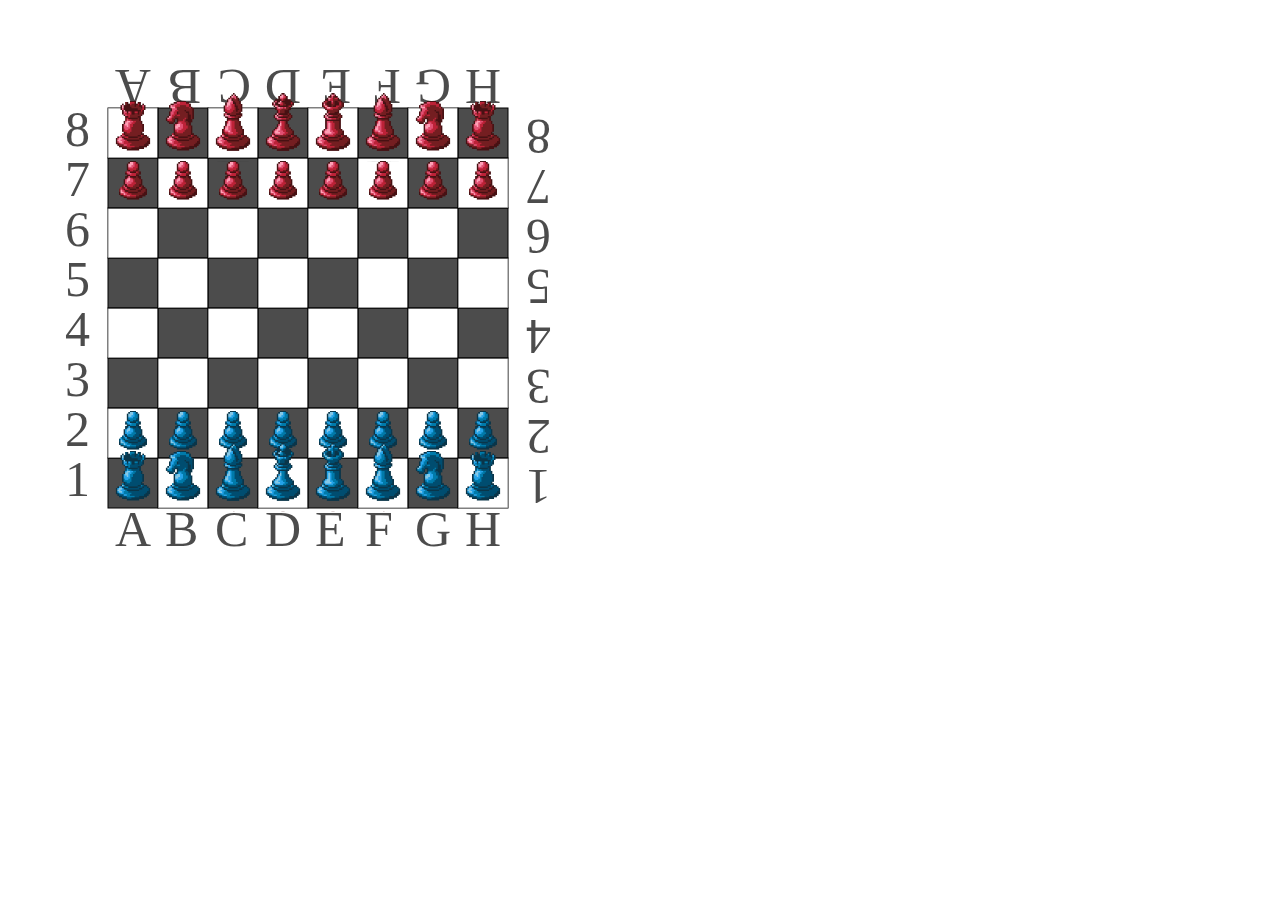
<file: index.html>
<!DOCTYPE html>
<html lang="en">
<head>
    <meta charset="UTF-8">
    <meta name="viewport" content="width=device-width, initial-scale=1.0">
    <meta http-equiv="X-UA-Compatible" content="ie=edge">
    <link rel="stylesheet" href="style/main.css">
    <title>ChessJS</title>
</head>
<body>
    <canvas width=600 height=600 id="canvas-bg" z-index=0 style="position:absolute">If you see this, your browser doesn't supporn canvas. Please try another browser.</canvas>
    <canvas width=600 height=600 id="canvas" z-index=1 style="position: absolute">If you see this, your browser doesn't supporn canvas. Please try another browser.</canvas>
    <!-- <script src="scripts/main.js"></script> -->
    <script src="scripts/chess_model.js"></script>
    <script src="scripts/chess_view.js"></script>
    <script src="scripts/chess_controller.js"></script>
</body>
</html>
</file>
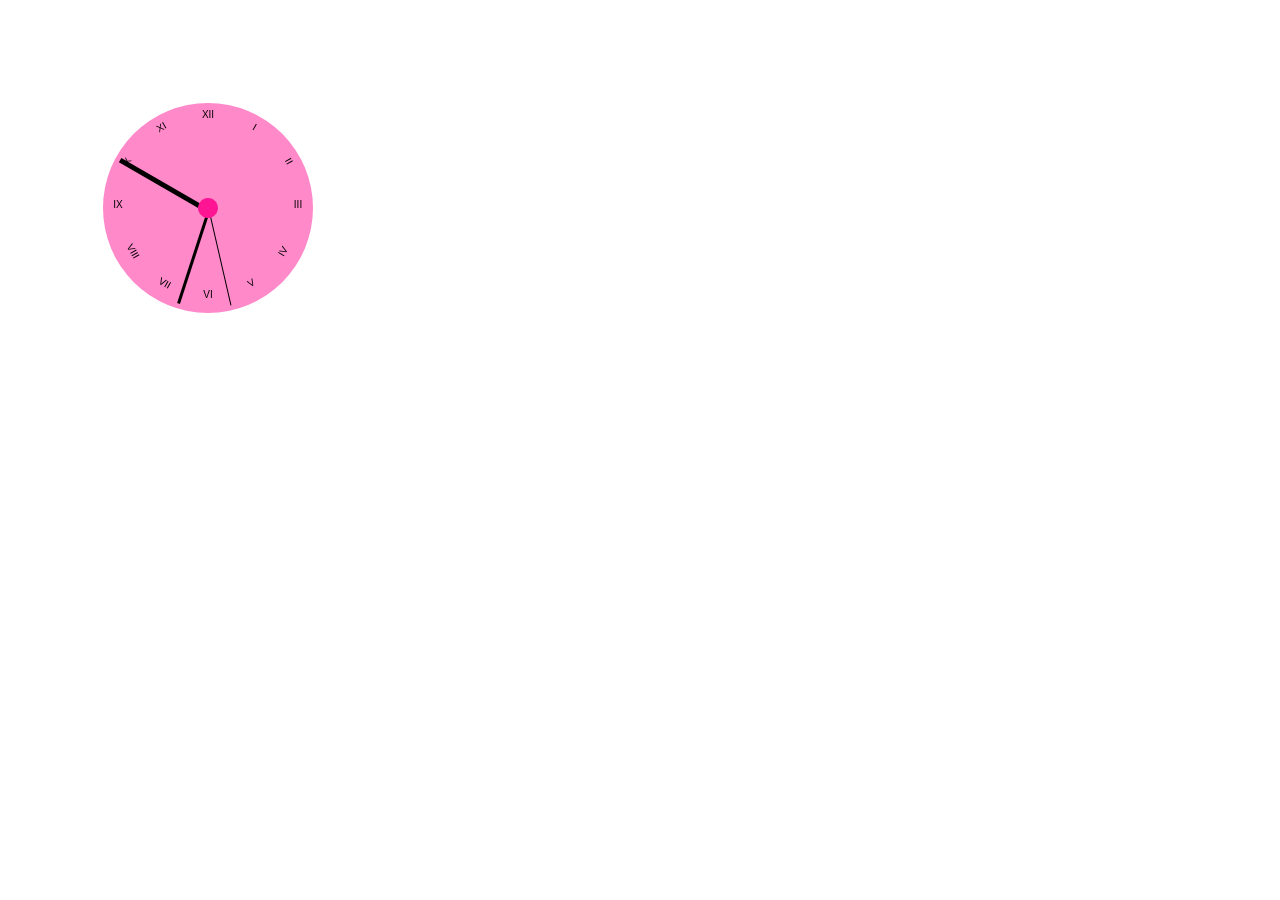
<file: tests/index.html>
<!DOCTYPE html>
<html lang="en">
<head>
    <meta charset="UTF-8">
    <meta name="viewport" content="width=device-width, initial-scale=1.0">
    <meta http-equiv="X-UA-Compatible" content="ie=edge">
    <title>Document</title>
</head>
<body>
    <canvas width=400 height=300 id="canvas">Your browser doesn't support canvas</canvas>
    <script src="main.js"></script>
</body>
</html>
</file>
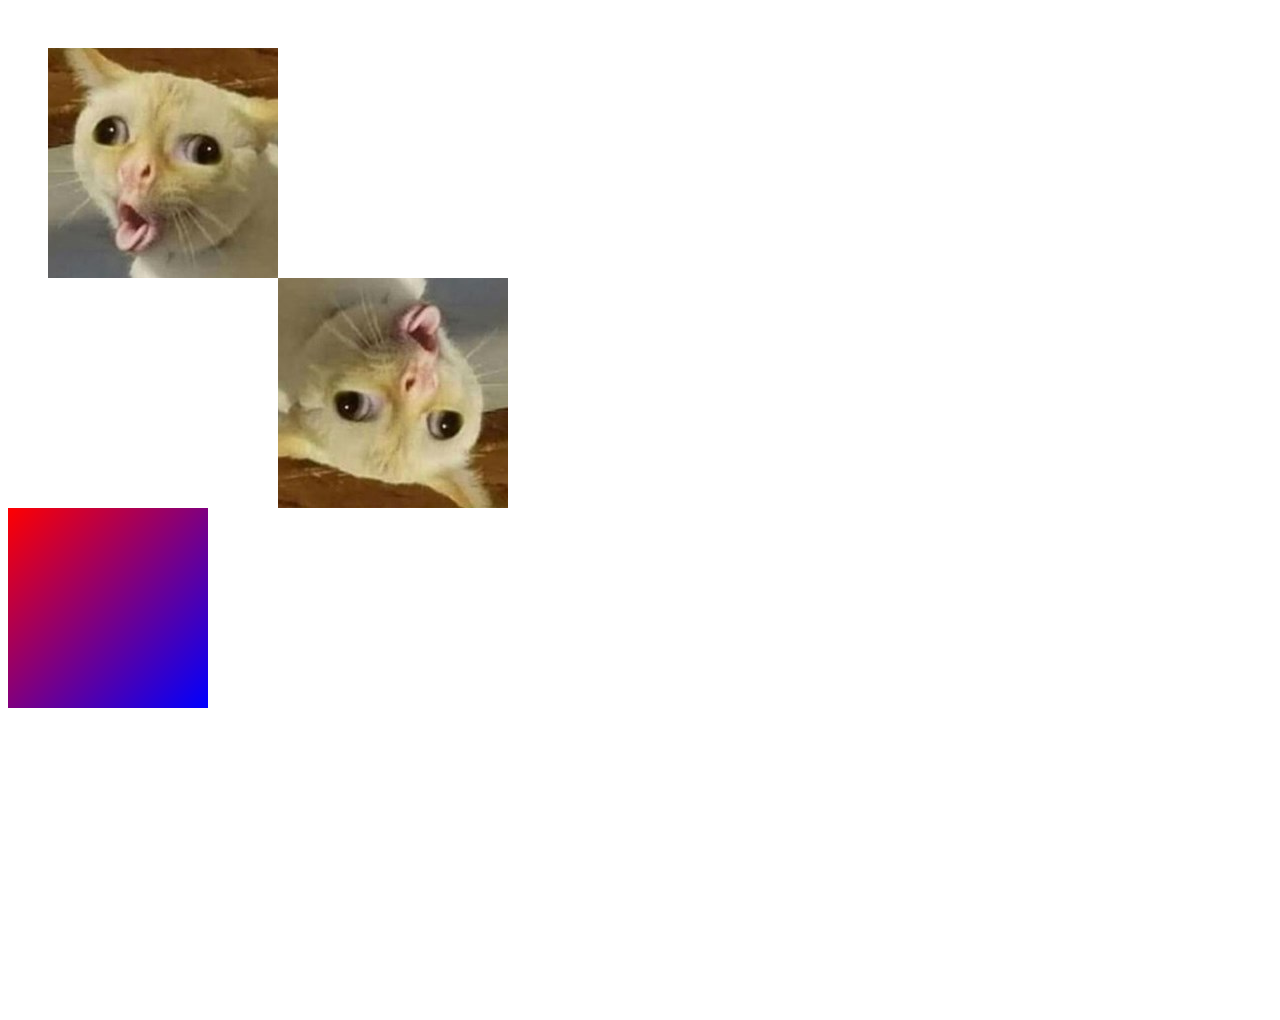
<file: tests/testimg/index.html>
<!DOCTYPE html>
<html lang="en">
<head>
    <meta charset="UTF-8">
    <meta name="viewport" content="width=device-width, initial-scale=1.0">
    <meta http-equiv="X-UA-Compatible" content="ie=edge">
    <title>Document</title>
</head>
<body>
    <canvas id="canvas" width="1000" height="1000"></canvas>
    <script src="main.js"></script>
</body>
</html>
</file>
<file: style/main.css>
@font-face {
    font-family: 'Bit Potion';
    src: url("./fonts/BitPotionExt.ttf");
}

#target {
    border: 1px solid black;
}
</file>
